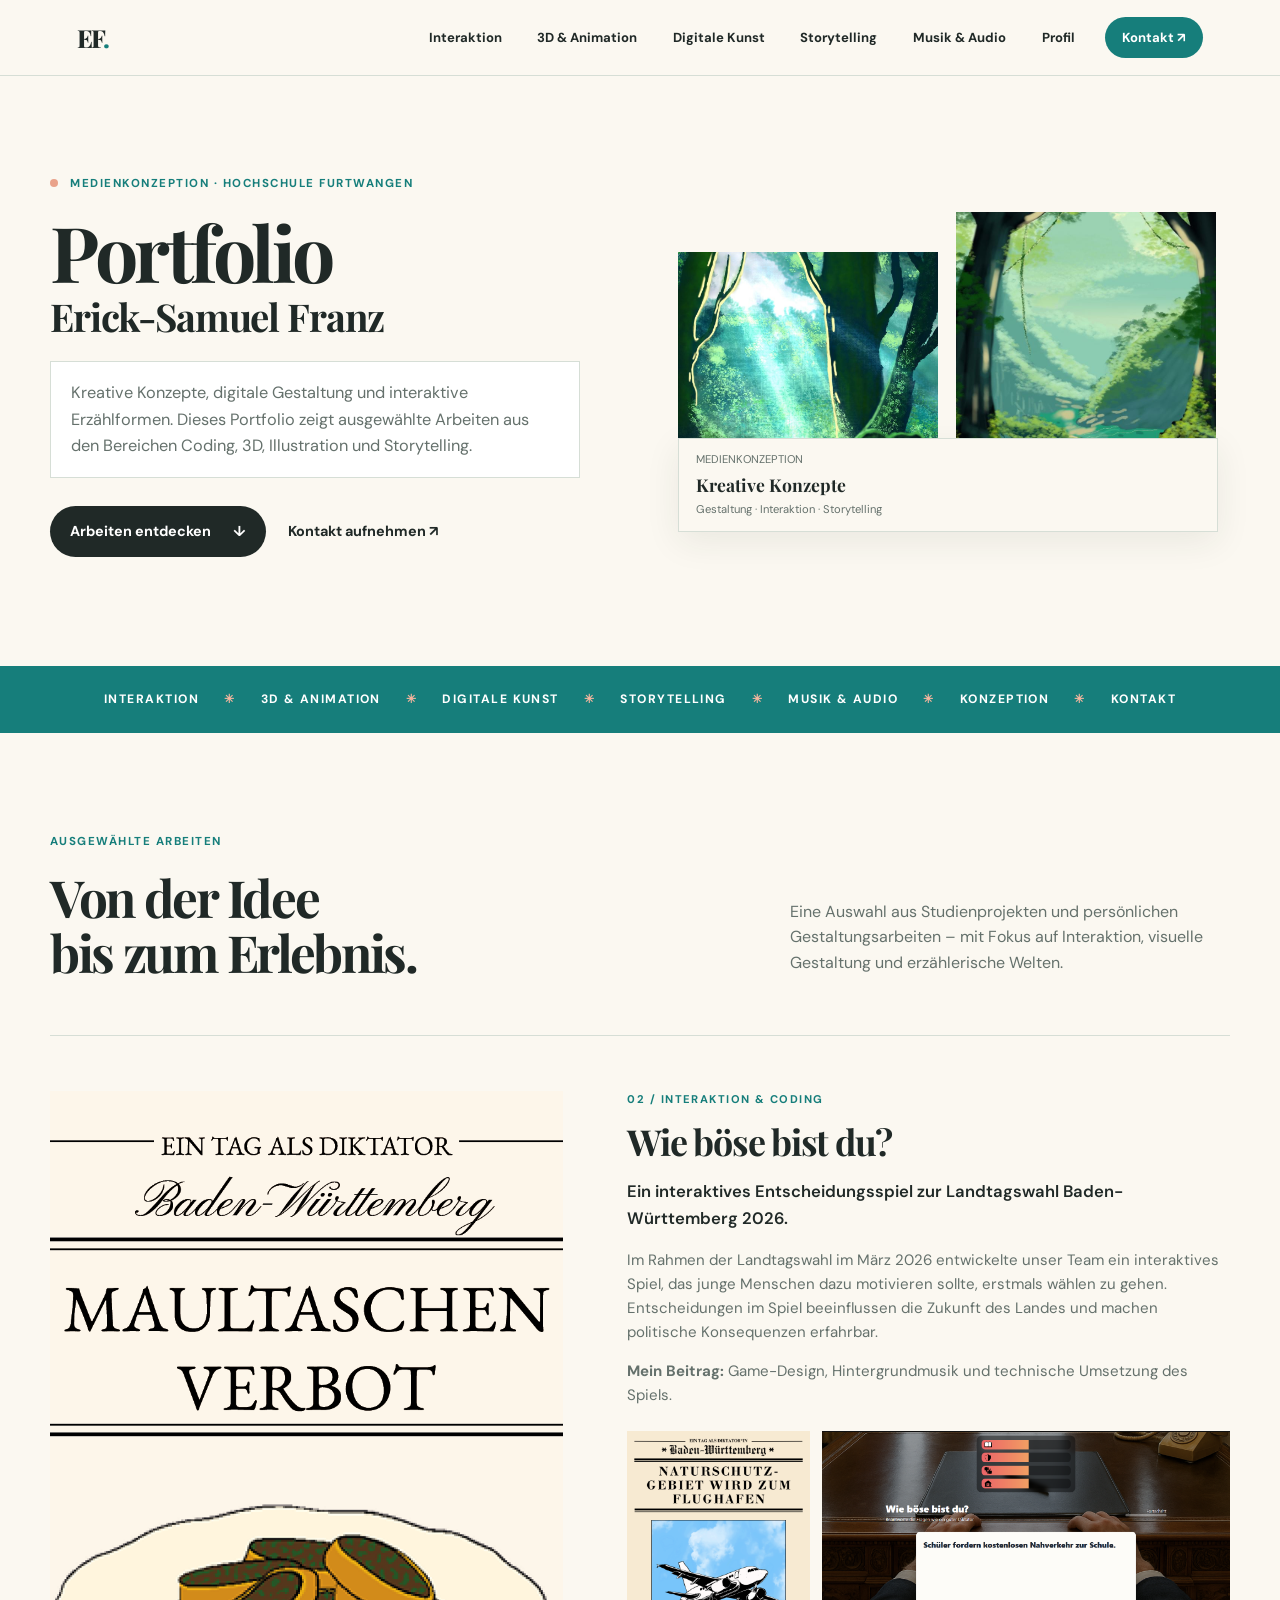
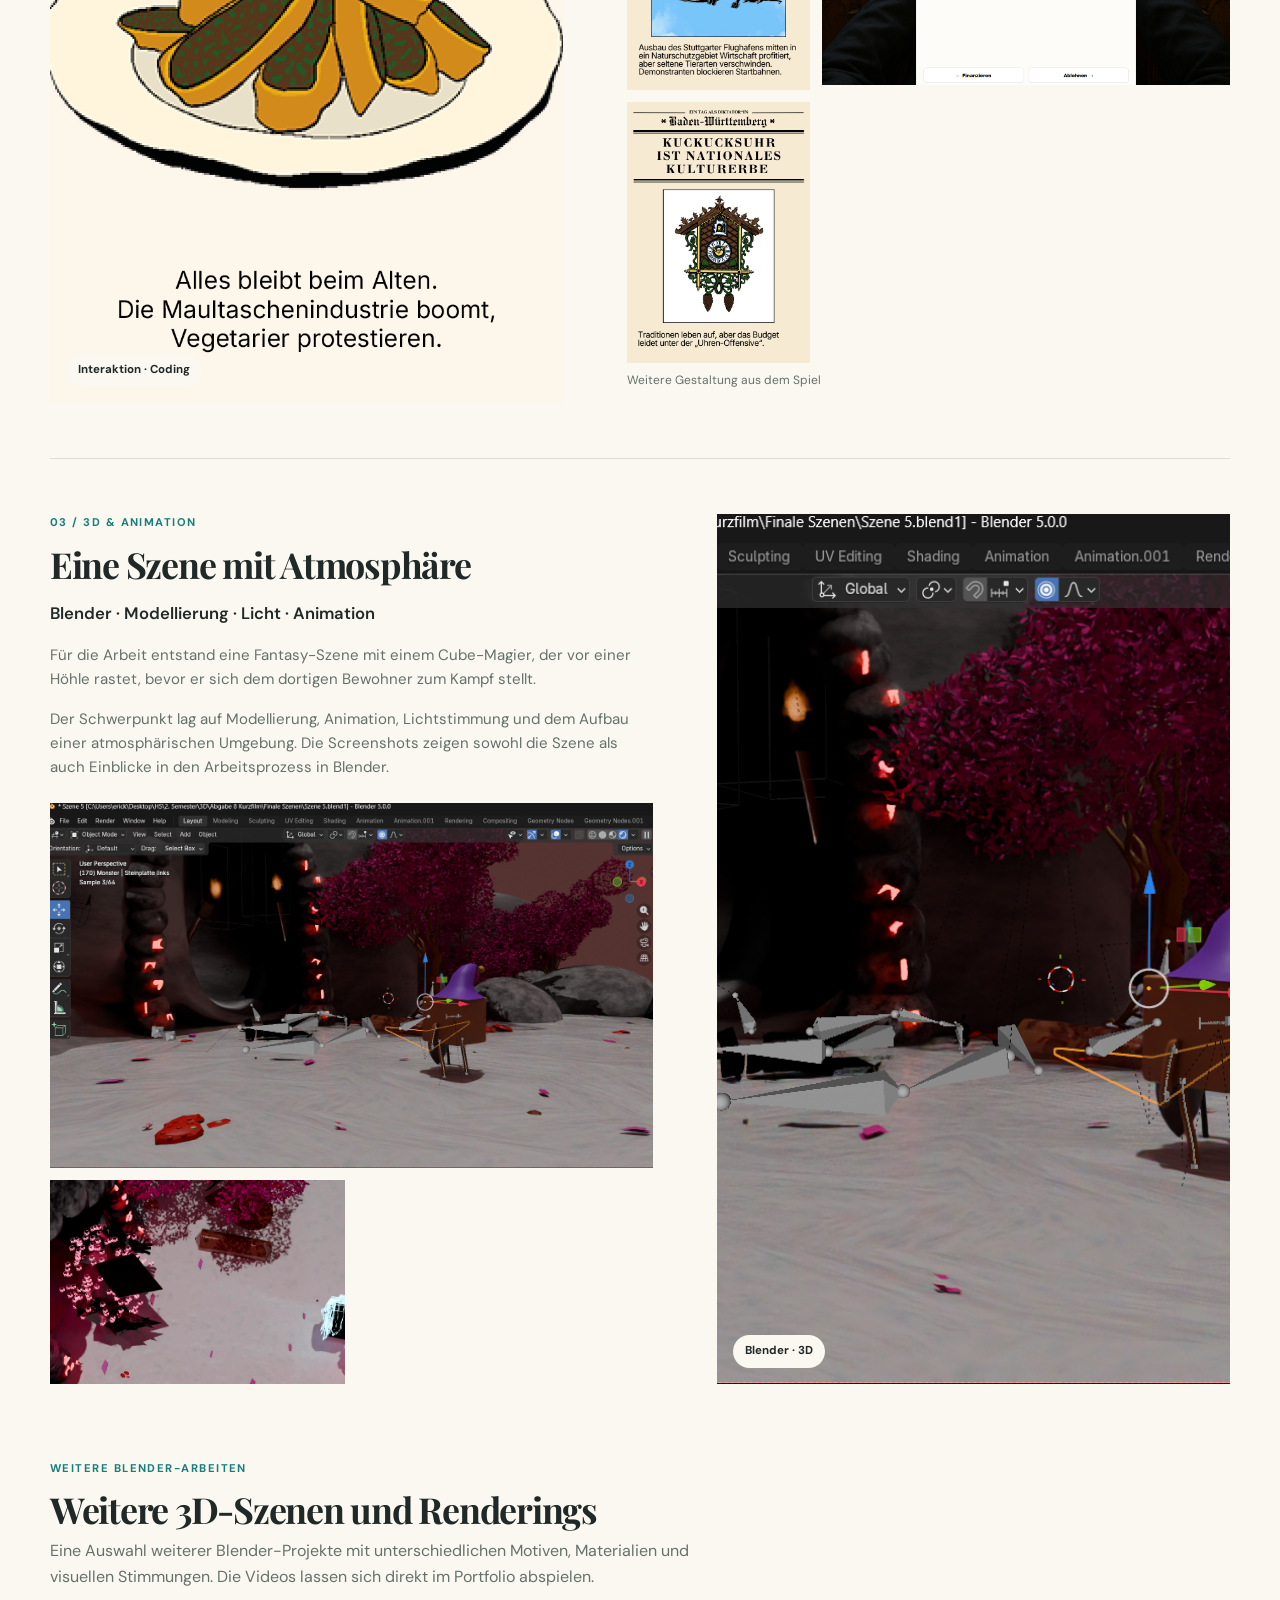
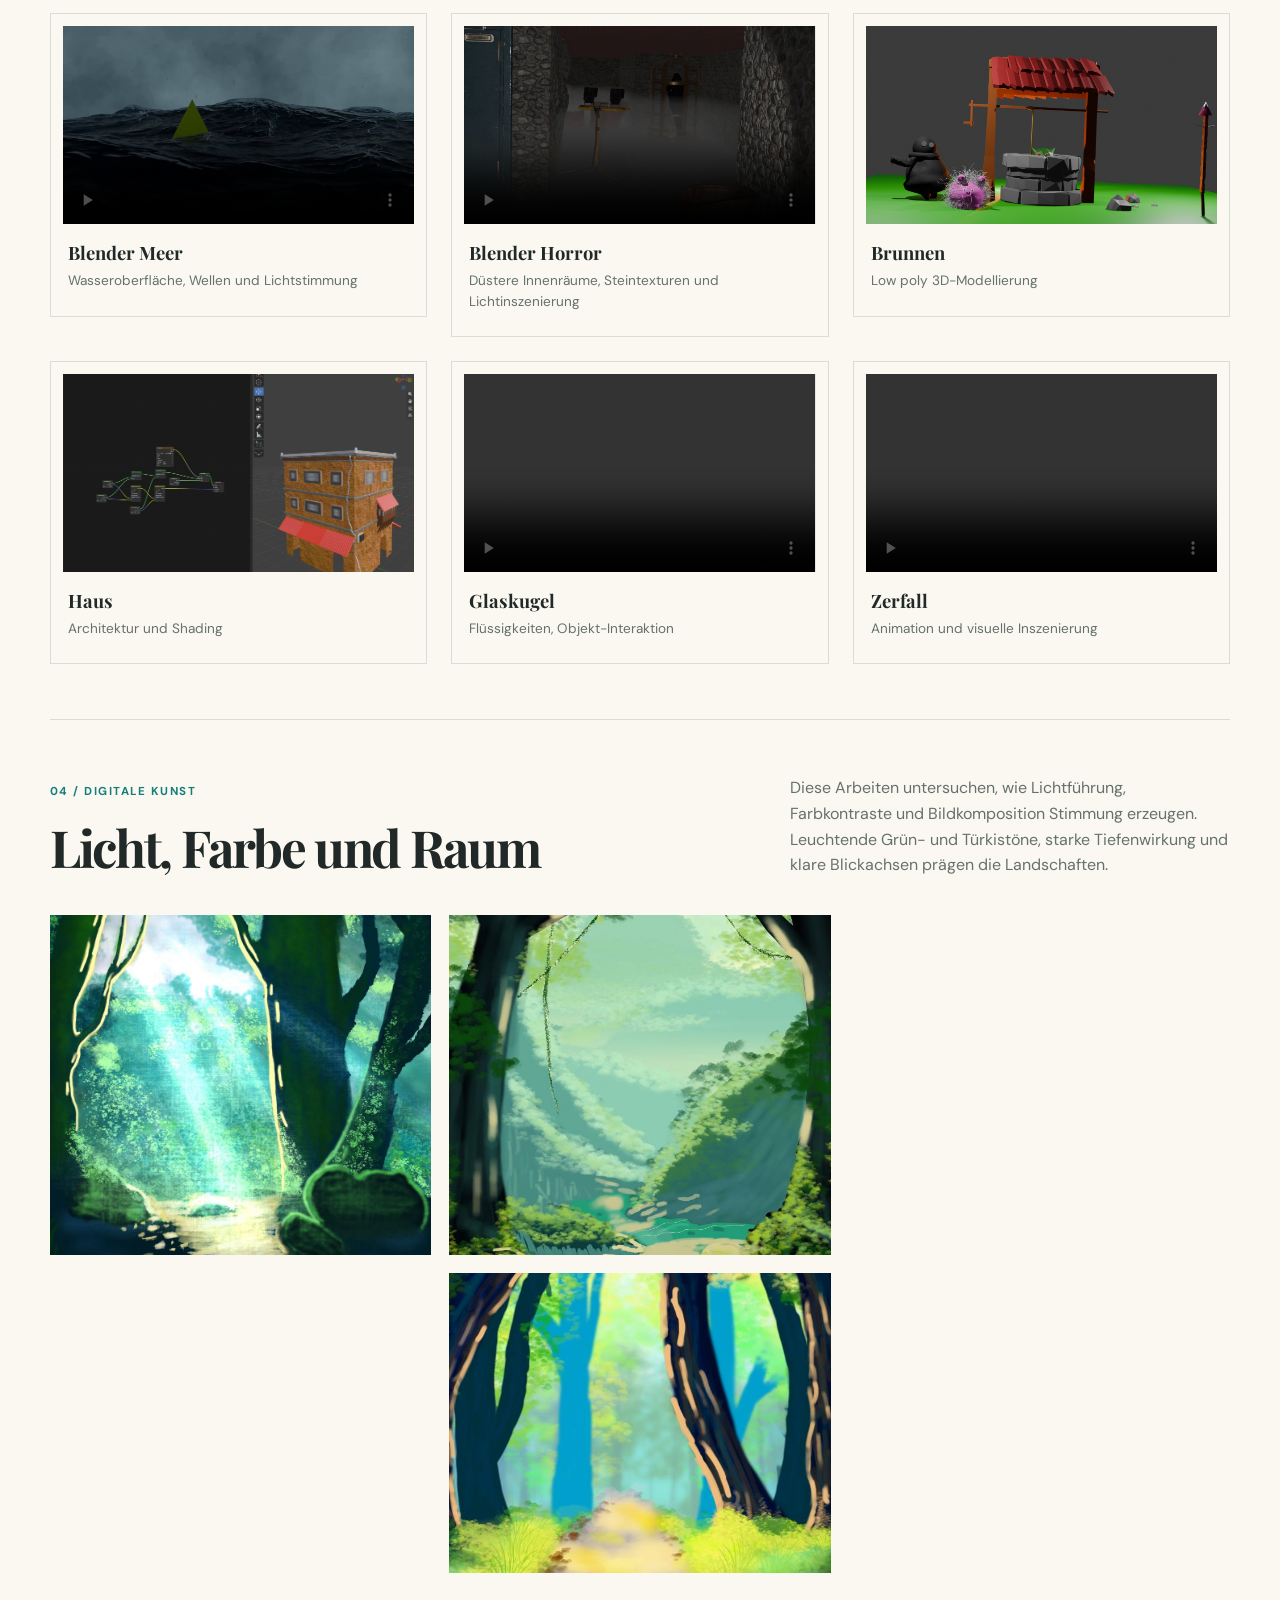
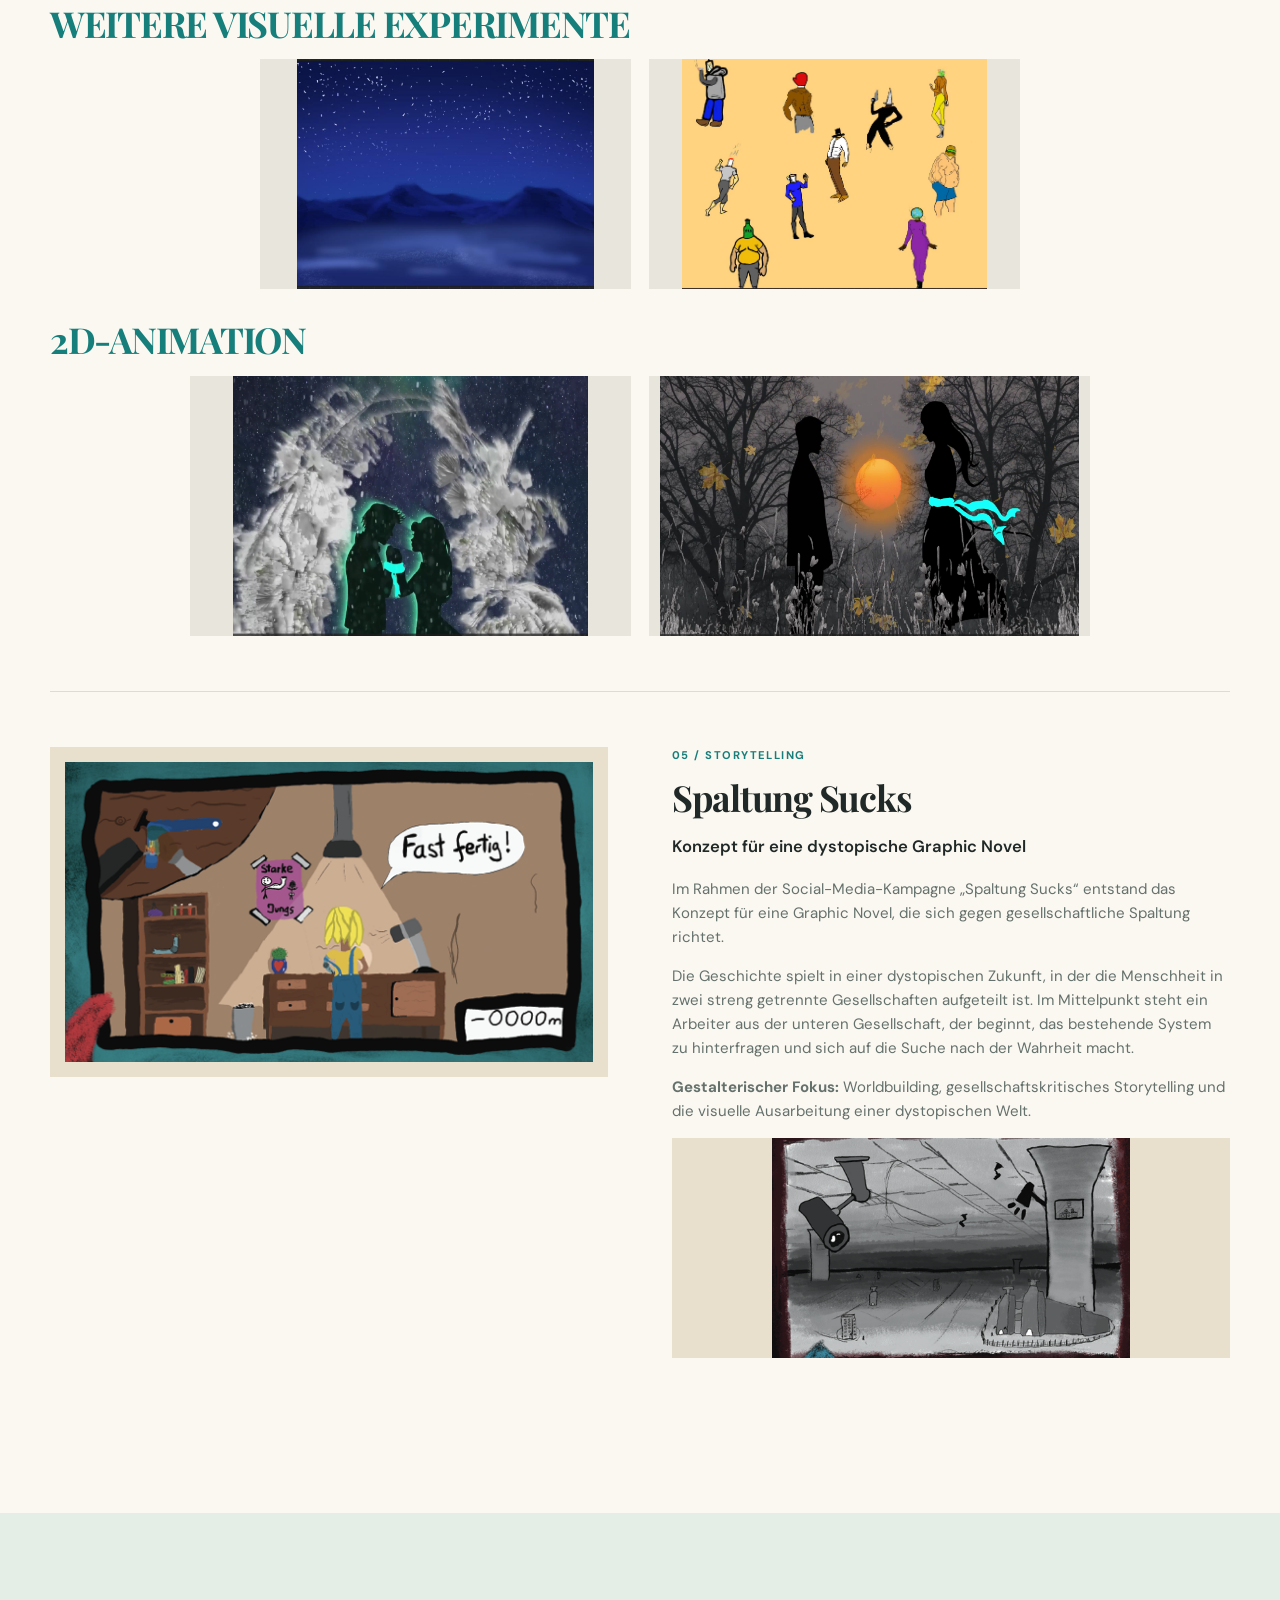
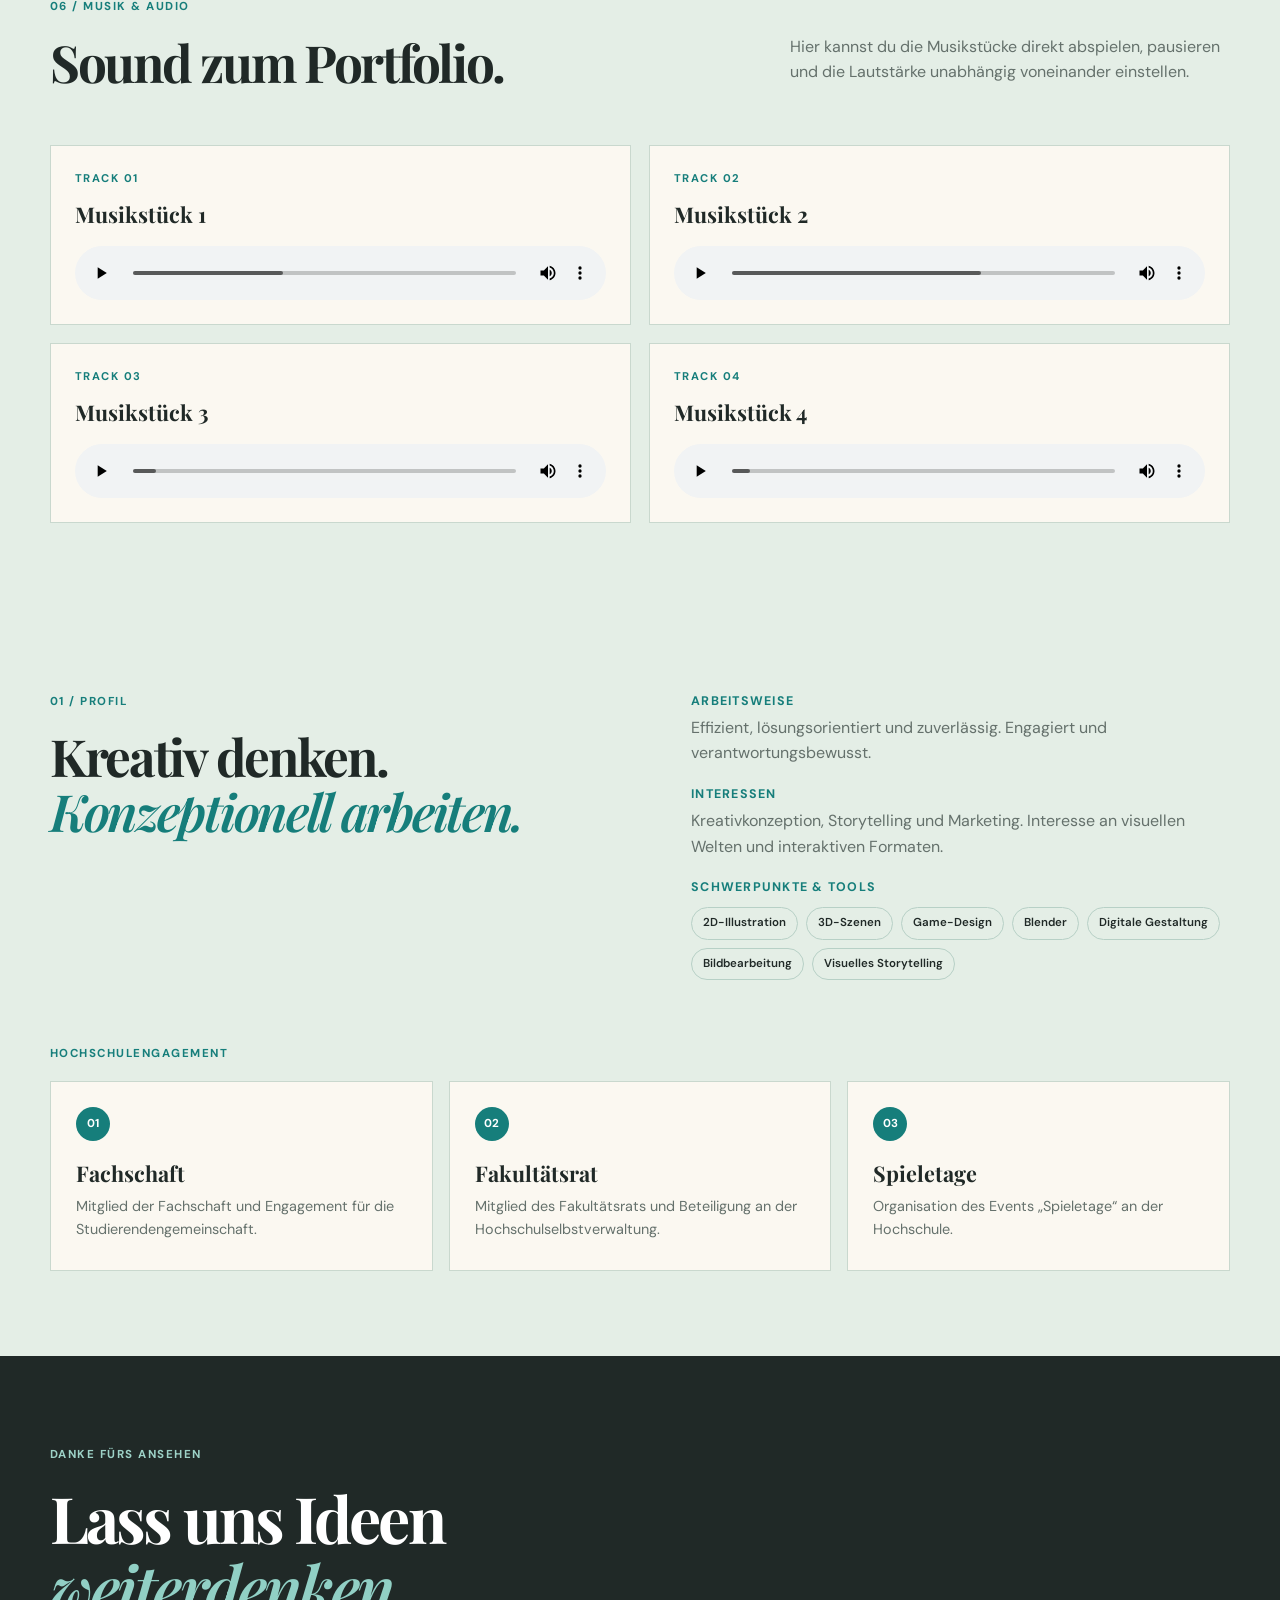
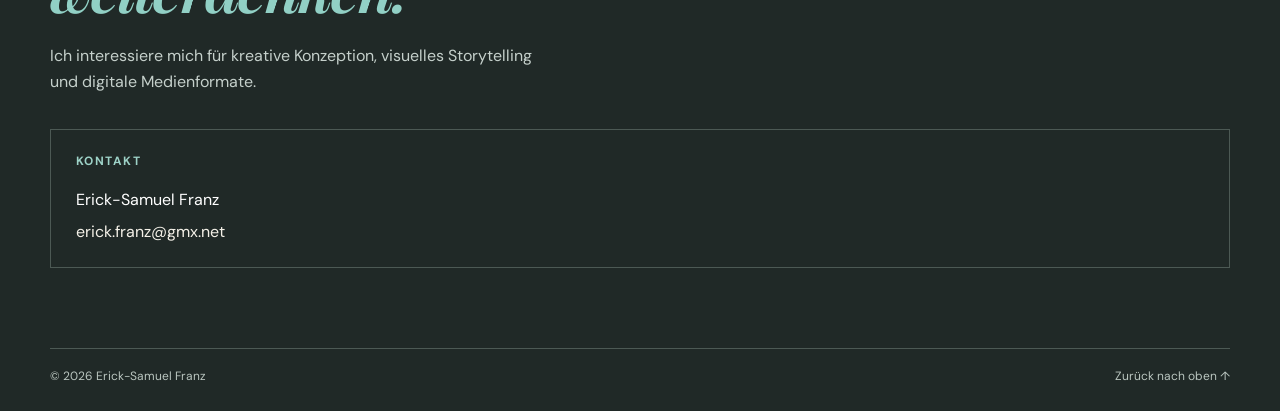
<file: index.html>
<!doctype html>

<html lang="de">

<head>

  <meta charset="utf-8">

  <meta name="viewport" content="width=device-width, initial-scale=1">

  <meta name="theme-color" content="#f2eadb">

  <meta name="description" content="Portfolio von Erick-Samuel Franz: Interaktion, 3D und Animation, digitale Kunst und Storytelling.">

  <title>Erick-Samuel Franz — Portfolio</title>

  <link rel="preconnect" href="https://fonts.googleapis.com">

  <link rel="preconnect" href="https://fonts.gstatic.com" crossorigin>

  <link href="https://fonts.googleapis.com/css2?family=DM+Sans:wght@400;500;600;700&family=Playfair+Display:wght@600;700;800&display=swap" rel="stylesheet">

  <link rel="stylesheet" href="style.css">

</head>

<body>

<header class="site-header">

  <a class="brand" href="#start" aria-label="Zur Startseite">EF<span>.</span></a>

  <button class="menu-toggle" aria-expanded="false" aria-controls="main-nav">Menü <span>☰</span></button>

  <nav id="main-nav" class="nav" aria-label="Hauptnavigation">

    <a href="#interaktion">Interaktion</a>

    <a href="#3d-animation">3D &amp; Animation</a>

    <a href="#digitale-kunst">Digitale Kunst</a>

    <a href="#storytelling">Storytelling</a>

    <a href="#musik">Musik &amp; Audio</a>

    <a href="#profil">Profil</a>

    <a href="#kontakt" class="nav-cta">Kontakt ↗</a>

  </nav>

</header>

<main>

  <section class="hero section-wrap" id="start">

    <div class="hero-copy">

      <p class="eyebrow"><span class="dot"></span> Medienkonzeption · Hochschule Furtwangen</p>

      <h1>Portfolio</h1>

      <h2 class="hero-name">Erick-Samuel Franz</h2>

      <p class="hero-text">Kreative Konzepte, digitale Gestaltung und interaktive Erzählformen. Dieses Portfolio zeigt ausgewählte Arbeiten aus den Bereichen Coding, 3D, Illustration und Storytelling.</p>

      <div class="hero-actions">

        <a class="button button-dark" href="#interaktion">Arbeiten entdecken <span>↓</span></a>

        <a class="text-link" href="#kontakt">Kontakt aufnehmen ↗</a>

      </div>

    </div>

    <div class="hero-art">

      <div class="hero-gallery">

        <img src="assets/landschaft-lichtwald.jpeg" alt="Digitale Landschaft: Lichtstrahlen im Wald">

        <img src="assets/landschaft-fluss.jpeg" alt="Digitale Landschaft: grüner Wald und Fluss">

      </div>

      <div class="hero-note"><span>MEDIENKONZEPTION</span><b>Kreative Konzepte</b><small>Gestaltung · Interaktion · Storytelling</small></div>

    </div>

  </section>



  <section class="ticker" aria-label="Direkt zu den Kapiteln">

    <div>

      <a href="#interaktion">INTERAKTION</a><span>✳</span>

      <a href="#3d-animation">3D &amp; ANIMATION</a><span>✳</span>

      <a href="#digitale-kunst">DIGITALE KUNST</a><span>✳</span>

      <a href="#storytelling">STORYTELLING</a><span>✳</span>

      <a href="#musik">MUSIK &amp; AUDIO</a><span>✳</span>

      <a href="#profil">KONZEPTION</a><span>✳</span>

      <a href="#kontakt">KONTAKT</a>

    </div>

  </section>



  <section class="section-wrap work-section">

    <div class="section-heading">

      <div><p class="eyebrow">Ausgewählte Arbeiten</p><h2>Von der Idee<br>bis zum Erlebnis.</h2></div>

      <p class="section-intro">Eine Auswahl aus Studienprojekten und persönlichen Gestaltungsarbeiten – mit Fokus auf Interaktion, visuelle Gestaltung und erzählerische Welten.</p>

    </div>



    <article class="project project-featured" id="interaktion">

      <div class="project-image image-dark">

        <img src="assets/maultaschen-verbot.png" alt="Hochkantiges Wahlplakat: Ein Tag als Diktator in Baden-Württemberg – Maultaschen Verbot" loading="lazy">

        <span class="image-tag">Interaktion · Coding</span>

      </div>

      <div class="project-copy">

        <p class="project-number">02 / INTERAKTION &amp; CODING</p>

        <h3>Wie böse bist du?</h3>

        <p class="project-lead">Ein interaktives Entscheidungsspiel zur Landtagswahl Baden-Württemberg 2026.</p>

        <p>Im Rahmen der Landtagswahl im März 2026 entwickelte unser Team ein interaktives Spiel, das junge Menschen dazu motivieren sollte, erstmals wählen zu gehen. Entscheidungen im Spiel beeinflussen die Zukunft des Landes und machen politische Konsequenzen erfahrbar.</p>

        <p><strong>Mein Beitrag:</strong> Game-Design, Hintergrundmusik und technische Umsetzung des Spiels.</p>

        <div class="project-gallery election-gallery">

          <div class="election-posters">

            <img src="assets/wahlspiel-karte-naturschutz.png" alt="Gestaltete Wahlspiel-Karte zum Naturschutzgebiet" loading="lazy">

            <img src="assets/wahlspiel-karte-kulturerbe.png" alt="Gestaltete Wahlspiel-Karte zur Kuckucksuhr als Kulturerbe" loading="lazy">

          </div>

          <img src="assets/wahlspiel-screenshot.png" alt="Spielszene mit der Frage und den Entscheidungsoptionen von Wie böse bist du?" loading="lazy">

        </div>

        <p class="caption">Weitere Gestaltung aus dem Spiel</p>

      </div>

    </article>



    <article class="project project-reverse" id="3d-animation">

      <div class="project-image">

        <img src="assets/blender-cube-magier.png" alt="Fantasy-Szene mit Cube-Magier in Blender" loading="lazy">

        <span class="image-tag">Blender · 3D</span>

      </div>

      <div class="project-copy">

        <p class="project-number">03 / 3D &amp; ANIMATION</p>

        <h3>Eine Szene mit Atmosphäre</h3>

        <p class="project-lead">Blender · Modellierung · Licht · Animation</p>

        <p>Für die Arbeit entstand eine Fantasy-Szene mit einem Cube-Magier, der vor einer Höhle rastet, bevor er sich dem dortigen Bewohner zum Kampf stellt.</p>

        <p>Der Schwerpunkt lag auf Modellierung, Animation, Lichtstimmung und dem Aufbau einer atmosphärischen Umgebung. Die Screenshots zeigen sowohl die Szene als auch Einblicke in den Arbeitsprozess in Blender.</p>

        <div class="project-gallery blender-gallery">

          <img src="assets/blender-szene-weitwinkel.png" alt="Weitwinkelansicht der Blender-Fantasy-Szene mit dem Cube-Magier" loading="lazy">

          <img src="assets/blender-szene-vogelperspektive.png" alt="Vogelperspektive der Blender-Szene" loading="lazy">

        </div>

        <figure class="cube-magier-related-image">

          <img src="assets/blender-szene-magier-detail.png" alt="Weitere Detailansicht aus der Cube-Magier-Szene" loading="lazy">

          <figcaption>Weitere Ansicht aus dem Cube-Magier-Projekt</figcaption>

        </figure>

      </div>



<div class="video-area">

  <div class="video-heading">

    <p class="project-number">WEITERE BLENDER-ARBEITEN</p>

    <h3>Weitere 3D-Szenen und Renderings</h3>

    <p>

      Eine Auswahl weiterer Blender-Projekte mit unterschiedlichen

      Motiven, Materialien und visuellen Stimmungen.

      Die Videos lassen sich direkt im Portfolio abspielen.

    </p>

  </div>



  <div class="media-grid">



    <figure class="media-card">
        <video controls preload="metadata" poster="assets/blender-meer-poster.jpg">
          <source src="assets/blender-meer.mp4" type="video/mp4">
          Dein Browser unterstützt dieses Video nicht.
        </video>
        <figcaption>
          <b>Blender Meer</b>
          <span>Wasseroberfläche, Wellen und Lichtstimmung</span>
        </figcaption>
      </figure>

      <figure class="media-card">
        <video controls preload="metadata" poster="assets/blender-horror-poster.jpg">
          <source src="assets/blender-horror.mp4" type="video/mp4">
          Dein Browser unterstützt dieses Video nicht.
        </video>
        <figcaption>
          <b>Blender Horror</b>
          <span>Düstere Innenräume, Steintexturen und Lichtinszenierung</span>
        </figcaption>
      </figure>



    <figure class="media-card">

      <img

        src="assets/Brunnen.jpeg"

        alt="3D-Rendering eines Brunnens"

        loading="lazy"

      >

      <figcaption>

        <b>Brunnen</b>

        <span>Low poly 3D-Modellierung</span>

      </figcaption>

    </figure>



    <figure class="media-card">

      <img

        src="assets/Haus%201.jpeg"

        alt="3D-Rendering eines Hauses"

        loading="lazy"

      >

      <figcaption>

        <b>Haus</b>

        <span>Architektur und Shading</span>

      </figcaption>

    </figure>



    <figure class="media-card">

      <video controls preload="metadata">

        <source src="assets/Glaskugel.mp4" type="video/mp4">

        Dein Browser unterstützt dieses Video nicht.

      </video>

      <figcaption>

        <b>Glaskugel</b>

        <span>Flüssigkeiten, Objekt-Interaktion</span>

      </figcaption>
  
    </figure>



    <figure class="media-card">

      <video controls preload="metadata">

        <source src="assets/Zerfall.mp4" type="video/mp4">

        Dein Browser unterstützt dieses Video nicht.

      </video>

      <figcaption>

        <b>Zerfall</b>

        <span>Animation und visuelle Inszenierung</span>

      </figcaption>

    </figure>



  </div>

</div>



    </article>



    <article class="project art-project" id="digitale-kunst">

      <div class="section-heading compact-heading">

        <div><p class="eyebrow">04 / Digitale Kunst</p><h2>Licht, Farbe und Raum</h2></div>

        <p class="section-intro">Diese Arbeiten untersuchen, wie Lichtführung, Farbkontraste und Bildkomposition Stimmung erzeugen. Leuchtende Grün- und Türkistöne, starke Tiefenwirkung und klare Blickachsen prägen die Landschaften.</p>

      </div>

      <div class="art-mosaic">

        <img class="art-tall" src="assets/zeichnen-01-lichtwald.jpeg" alt="Lichtstrahlen in einer grünen Waldlandschaft" loading="lazy">

        <img class="art-tall" src="assets/zeichnen-02-fluss.jpeg" alt="Stilisierter Wald mit Fluss und grünen Hügeln" loading="lazy">

        <img class="art-centered" src="assets/zeichnen-03-lichtweg.jpeg" alt="Leuchtender Weg zwischen Bäumen" loading="lazy">

      </div>

      <h3 class="sub-gallery-title">Weitere visuelle Experimente</h3>

      <div class="experiments-gallery">

        <img src="assets/zeichnen-04-nachtlandschaft.jpeg" alt="Blaue nächtliche Landschaft" loading="lazy">

        <img src="assets/zeichnen-05-figurenstudie.jpeg" alt="Sammlung stilisierter Figuren" loading="lazy">

      </div>

      <h3 class="sub-gallery-title">2D-Animation</h3>

      <div class="animation-gallery">

        <img src="assets/2d-animation-01.png" alt="2D-Animationsszene mit zwei Figuren in einer winterlichen Umgebung" loading="lazy">

        <img src="assets/2d-animation-02.png" alt="2D-Animationsszene mit Silhouetten im Wald" loading="lazy">

      </div>

    </article>



    <article class="project story-project" id="storytelling">

      <div class="story-image"><img src="assets/spaltung-sucks-dystopie.png" alt="Dystopische Welt aus dem Konzept Spaltung Sucks" loading="lazy"></div>

      <div class="project-copy">

        <p class="project-number">05 / STORYTELLING</p>

        <h3>Spaltung Sucks</h3>

        <p class="project-lead">Konzept für eine dystopische Graphic Novel</p>

        <p>Im Rahmen der Social-Media-Kampagne „Spaltung Sucks“ entstand das Konzept für eine Graphic Novel, die sich gegen gesellschaftliche Spaltung richtet.</p>

        <p>Die Geschichte spielt in einer dystopischen Zukunft, in der die Menschheit in zwei streng getrennte Gesellschaften aufgeteilt ist. Im Mittelpunkt steht ein Arbeiter aus der unteren Gesellschaft, der beginnt, das bestehende System zu hinterfragen und sich auf die Suche nach der Wahrheit macht.</p>

        <p><strong>Gestalterischer Fokus:</strong> Worldbuilding, gesellschaftskritisches Storytelling und die visuelle Ausarbeitung einer dystopischen Welt.</p>

        <img class="story-detail" src="assets/spaltung-sucks-comicpanel.png" alt="Comicpanel aus dem Konzept Spaltung Sucks" loading="lazy">

      </div>

    </article>

  </section>



  <section class="music-section" id="musik">

    <div class="section-wrap">

      <div class="section-heading">

        <div><p class="eyebrow">06 / Musik &amp; Audio</p><h2>Sound zum Portfolio.</h2></div>

        <p class="section-intro">Hier kannst du die Musikstücke direkt abspielen, pausieren und die Lautstärke unabhängig voneinander einstellen.</p>

      </div>

      <div class="music-grid">

        <article class="music-card">

          <p class="project-number">TRACK 01</p><h3>Musikstück 1</h3>

          <audio controls preload="metadata">

            <source src="assets/lied-01.mpeg" type="audio/mpeg">

            Dein Browser unterstützt dieses Audioformat nicht.

          </audio>

        </article>

        <article class="music-card">

          <p class="project-number">TRACK 02</p><h3>Musikstück 2</h3>

          <audio controls preload="metadata">

            <source src="assets/lied-02.mp3" type="audio/mpeg">

            Dein Browser unterstützt dieses Audioformat nicht.

          </audio>

        </article>

        <article class="music-card">

          <p class="project-number">TRACK 03</p><h3>Musikstück 3</h3>

          <audio controls preload="metadata">

            <source src="assets/lied-03.mp3" type="audio/mpeg">

            Dein Browser unterstützt dieses Audioformat nicht.

          </audio>

        </article>

        <article class="music-card">

          <p class="project-number">TRACK 04</p><h3>Musikstück 4</h3>

          <audio controls preload="metadata">

            <source src="assets/lied-04.wav" type="audio/wav">

            Dein Browser unterstützt dieses Audioformat nicht.

          </audio>

        </article>

      </div>

    </div>

  </section>



  <section class="profile-band" id="profil">

    <div class="section-wrap profile-inner">

      <div><p class="eyebrow">01 / Profil</p><h2>Kreativ denken.<br><em>Konzeptionell arbeiten.</em></h2></div>

      <div class="profile-text">

        <h3>Arbeitsweise</h3><p>Effizient, lösungsorientiert und zuverlässig. Engagiert und verantwortungsbewusst.</p>

        <h3>Interessen</h3><p>Kreativkonzeption, Storytelling und Marketing. Interesse an visuellen Welten und interaktiven Formaten.</p>

        <h3>Schwerpunkte &amp; Tools</h3><div class="skill-list"><span>2D-Illustration</span><span>3D-Szenen</span><span>Game-Design</span><span>Blender</span><span>Digitale Gestaltung</span><span>Bildbearbeitung</span><span>Visuelles Storytelling</span></div>

      </div>

    </div>

    <div class="section-wrap engagement" id="engagement">

      <p class="eyebrow">Hochschulengagement</p>

      <div class="engagement-grid">

        <article><span class="eng-icon">01</span><h3>Fachschaft</h3><p>Mitglied der Fachschaft und Engagement für die Studierendengemeinschaft.</p></article>

        <article><span class="eng-icon">02</span><h3>Fakultätsrat</h3><p>Mitglied des Fakultätsrats und Beteiligung an der Hochschulselbstverwaltung.</p></article>

        <article><span class="eng-icon">03</span><h3>Spieletage</h3><p>Organisation des Events „Spieletage“ an der Hochschule.</p></article>

      </div>

    </div>

  </section>



  <section class="contact-section" id="kontakt">

    <div class="section-wrap contact-inner">

      <p class="eyebrow">Danke fürs Ansehen</p>

      <h2>Lass uns Ideen<br><em>weiterdenken.</em></h2>

      <p>Ich interessiere mich für kreative Konzeption, visuelles Storytelling und digitale Medienformate.</p>

      <div class="contact-grid">

        <div><h3>Kontakt</h3><p>Erick-Samuel Franz</p><a href="mailto:erick.franz@gmx.net">erick.franz@gmx.net</a></div>

      
      </div>

      <div class="contact-footer"><span>© <span id="year"></span> Erick-Samuel Franz</span><a href="#start">Zurück nach oben ↑</a></div>

    </div>

  </section>

</main>

<script src="script.js"></script>

</body>

</html>
</file>
<file: style.css>
/*

  Portfolio Erick-Samuel Franz

  Struktur:

  1. Designvariablen und globale Regeln

  2. Header, Navigation und Hero

  3. Projektbereiche und Galerien

  4. Videos und digitale Kunst

  5. Musik, Storytelling und Profil

  6. Kontakt

  7. Responsive Layouts und Barrierefreiheit

*/



/* 1. Designvariablen */

:root {

    --paper: #f3ebdc;

    --paper-light: #fbf8f1;

    --ink: #202927;

    --muted: #65716c;

    --teal: #167e7b;

    --teal-dark: #0e5c5a;

    --line: #d6ded6;

    --coral: #e9a28a;

    --serif: "Playfair Display",Georgia,serif;

    --sans: "DM Sans",Arial,sans-serif;

}



* {

    box-sizing: border-box;

}



html {

    scroll-behavior: smooth;

    scroll-padding-top: 95px;

}



body {

    margin: 0;

    background: var(--paper-light);

    color: var(--ink);

    font-family: var(--sans);

    line-height: 1.6;

}



img,video {

    display: block;

    max-width: 100%;

}



img {

    height: auto;

}



a {

    color: inherit;

}



/* 2. Header und Navigation */

.site-header {

    min-height: 76px;

    padding: 0 clamp(22px,6vw,90px);

    display: flex;

    align-items: center;

    justify-content: space-between;

    background: rgba(251,248,241,.96);

    border-bottom: 1px solid var(--line);

    position: sticky;

    top: 0;

    z-index: 20;

    backdrop-filter: blur(14px);

}



.brand {

    font: 800 1.55rem var(--serif);

    text-decoration: none;

    letter-spacing: -2px;

}



.brand span {

    color: var(--teal);

}



.nav {

    display: flex;

    gap: clamp(12px,2vw,27px);

    align-items: center;

}



.nav a {

    text-decoration: none;

    font-size: .82rem;

    font-weight: 700;

    padding: 8px 5px;

    display: inline-block;

}



.nav a:hover,.text-link:hover {

    color: var(--teal);

}



.nav .nav-cta {

    background: var(--teal);

    color: white;

    padding: 10px 17px;

    border-radius: 999px;

}



.menu-toggle {

    display: none;

    border: 0;

    background: transparent;

    color: var(--ink);

    font: 600 1rem var(--sans);

}



.section-wrap {

    width: min(1180px,calc(100% - 48px));

    margin-inline: auto;

}



/* 3. Startbereich */

.hero {

    min-height: 590px;

    display: grid;

    grid-template-columns: 1fr 1fr;

    gap: 6vw;

    align-items: center;

    padding-top: 65px;

    padding-bottom: 75px;

}



.eyebrow {

    color: var(--teal);

    text-transform: uppercase;

    letter-spacing: .13em;

    font-size: .72rem;

    font-weight: 700;

    margin: 0 0 18px;

}



.dot {

    display: inline-block;

    width: 8px;

    height: 8px;

    background: var(--coral);

    border-radius: 50%;

    margin-right: 8px;

}



h1,h2,h3,p {

    margin-top: 0;

}



h1,h2 {

    font-family: var(--serif);

    letter-spacing: -.045em;

}



h1 {

    font-size: clamp(3.2rem,6vw,5.4rem);

    line-height: 1.02;

    margin-bottom: 6px;

}



.hero-name {

    font-size: clamp(1.7rem,3vw,2.4rem);

    margin: 0 0 24px;

    letter-spacing: -.03em;

}



.hero-text {

    max-width: 530px;

    color: var(--muted);

    font-size: 1.02rem;

    background: white;

    border: 1px solid var(--line);

    padding: 18px 20px;

}



.hero-actions {

    display: flex;

    flex-wrap: wrap;

    gap: 22px;

    align-items: center;

    margin-top: 28px;

}



.button {

    display: inline-flex;

    align-items: center;

    gap: 22px;

    border-radius: 999px;

    padding: 14px 20px;

    text-decoration: none;

    font-weight: 700;

    font-size: .9rem;

    transition: transform .2s ease,background .2s ease;

}



.button:hover {

    transform: translateY(-2px);

}



.button-dark {

    background: var(--ink);

    color: white;

}



.button-dark:hover {

    background: var(--teal-dark);

}



.text-link {

    font-size: .9rem;

    font-weight: 700;

    text-decoration: none;

}



.hero-art {

    position: relative;

    padding: 12px 14px 35px 0;

}



.hero-gallery {

    display: grid;

    grid-template-columns: 1fr 1fr;

    gap: 18px;

    align-items: center;

}



.hero-gallery img {

    width: 100%;

    height: 245px;

    object-fit: cover;

}



.hero-gallery img:first-child {

    margin-top: 40px;

}



.hero-gallery img:last-child {

    margin-bottom: 40px;

}



.hero-note {

    position: absolute;

    left: 0;

    right: 12px;

    bottom: 0;

    background: var(--paper-light);

    border: 1px solid var(--line);

    padding: 12px 17px;

    display: grid;

    gap: 2px;

    box-shadow: 0 10px 35px #20302a14;

}



.hero-note span,.hero-note small {

    color: var(--muted);

    font-size: .7rem;

}



.hero-note b {

    font-family: var(--serif);

    font-size: 1.1rem;

}



.ticker {

    background: var(--teal);

    color: white;

    overflow-x: auto;

    padding: 16px 0;

    white-space: nowrap;

    font-size: .76rem;

    font-weight: 700;

    letter-spacing: .12em;

}



.ticker div {

    text-align: center;

    min-width: max-content;

    display: flex;

    align-items: center;

    justify-content: center;

    gap: 8px;

    padding: 0 22px;

}



.ticker a {

    display: inline-block;

    color: white;

    text-decoration: none;

    padding: 7px 12px;

    border: 1px solid transparent;

    border-radius: 999px;

    cursor: pointer;

    transition: background .2s,border-color .2s,color .2s;

}



.ticker a:hover,.ticker a:focus-visible {

    border-color: #f4b59e;

    background: #0e5c5a;

    color: #fff;

    outline: none;

}



.ticker a:focus-visible {

    outline: 2px solid #f4b59e;

    outline-offset: 3px;

}



.ticker span {

    color: #f4b59e;

    padding: 0 4px;

    pointer-events: none;

}



/* 4. Projektübersicht und Kapitel */

.work-section {

    padding-top: 100px;

    padding-bottom: 100px;

}



.section-heading {

    display: flex;

    justify-content: space-between;

    align-items: end;

    gap: 50px;

    margin-bottom: 55px;

}



h2 {

    font-size: clamp(2.4rem,4vw,3.9rem);

    line-height: 1.08;

    margin-bottom: 0;

}



h2 em {

    color: var(--teal);

    font-weight: 600;

}



.section-intro {

    max-width: 440px;

    color: var(--muted);

    margin-bottom: 5px;

}



.project {

    display: grid;

    grid-template-columns: .92fr 1.08fr;

    gap: clamp(30px,5vw,70px);

    align-items: center;

    padding: 55px 0;

    border-top: 1px solid var(--line);

    scroll-margin-top: 100px;

}



.project-reverse {

    grid-template-columns: 1.08fr .92fr;

}



.project-reverse>.project-copy {

    grid-column: 1;

    grid-row: 1;

}



.project-reverse>.project-image {

    grid-column: 2;

    grid-row: 1;

}



.project-reverse>.video-area {

    grid-row: 2;

}



.project-image {

    position: relative;

    background: #d8ded6;

    overflow: hidden;

    align-self: stretch;

    min-height: 300px;

}



.project-image img {

    width: 100%;

    height: 100%;

    min-height: 300px;

    object-fit: cover;

}



.image-dark {

    background: #252b2b;

}



.image-tag {

    position: absolute;

    bottom: 16px;

    left: 16px;

    background: var(--paper-light);

    color: var(--ink);

    padding: 7px 12px;

    border-radius: 99px;

    font-size: .72rem;

    font-weight: 700;

}



.project-number {

    color: var(--teal);

    font-size: .7rem;

    font-weight: 700;

    letter-spacing: .13em;

    margin-bottom: 12px;

}



.project h3 {

    font: 700 clamp(1.8rem,2.8vw,2.6rem)/1.13 var(--serif);

    letter-spacing: -.035em;

    margin-bottom: 16px;

}



.project-copy>p:not(.project-number):not(.caption) {

    color: var(--muted);

    font-size: .94rem;

}



.project-lead {

    color: var(--ink) !important;

    font-weight: 600;

    font-size: 1.04rem !important;

}



.project-gallery {

    display: grid;

    gap: 12px;

    margin-top: 24px;

}



.election-gallery {

    grid-template-columns: .62fr 1.38fr;

    align-items: start;

}



.election-posters {

    display: grid;

    gap: 12px;

}



.election-posters img {

    display: block;

    width: 100%;

    max-width: 280px;

    height: auto;

    max-height: none;

    object-fit: contain;

    object-position: top;

    background: #f7ebd4;

    margin-inline: auto;

}



.election-gallery > img {

    width: 100%;

    height: auto;

    aspect-ratio: auto;

    object-fit: contain;

    object-position: center;

    background: #f7ebd4;

}



.blender-gallery {

    grid-template-columns: 1fr 1fr;

}



.blender-gallery img {

    width: 100%;

    aspect-ratio: 1.45;

    object-fit: cover;

}



.blender-gallery img:first-child {

    grid-column: 1/-1;

    aspect-ratio: 1.65;

}



.caption {

    color: var(--muted);

    font-size: .75rem;

    margin-top: 8px;

}



/* 5. Videos */

.video-area {

    grid-column: 1/-1;

    padding-top: 12px;

}



.video-heading {

    max-width: 700px;

    margin-bottom: 24px;

}



.video-heading h3 {

    margin-bottom: 8px;

}



.video-heading p:last-child {

    color: var(--muted);

}



.video-grid {

    display: grid;

    grid-template-columns: 1fr 1fr;

    gap: 22px;

}



.video-grid figure {

    margin: 0;

    background: #e8e5dc;

    padding: 10px;

}



.video-grid video {

    width: 100%;

    aspect-ratio: 16/9;

    object-fit: cover;

    background: #1b2224;

}



.video-grid figcaption {

    display: grid;

    gap: 2px;

    padding: 12px 7px 5px;

}



.video-grid figcaption b {

    font-family: var(--serif);

    font-size: 1.15rem;

}



.video-grid figcaption span {

    color: var(--muted);

    font-size: .8rem;

}



/* 6. Digitale Kunst und Animation */

.art-project {

    display: block;

}



.compact-heading {

    align-items: center;

    margin-bottom: 32px;

}



.compact-heading h2 {

    margin-bottom: 0;

}



.art-mosaic {

    display: grid;

    grid-template-columns: 1fr 1fr 1fr;

    gap: 18px;

    align-items: start;

}



.art-mosaic img {

    width: 100%;

    height: 340px;

    object-fit: cover;

    background: #e0e4dc;

}



.art-mosaic .art-centered {

    grid-column: 2;

    grid-row: 2;

    height: 300px;

}



.sub-gallery-title {

    font: 700 1rem var(--sans);

    color: var(--teal);

    text-transform: uppercase;

    letter-spacing: .1em;

    margin: 30px 0 14px;

}



.experiments-gallery {

    display: grid;

    grid-template-columns: 1fr 1fr;

    gap: 18px;

    max-width: 760px;

    margin-inline: auto;

}



.experiments-gallery img {

    width: 100%;

    height: 230px;

    object-fit: contain;

    background: #e8e5dc;

}



.animation-gallery {

    display: grid;

    grid-template-columns: 1fr 1fr;

    gap: 18px;

    max-width: 900px;

    margin-inline: auto;

}



.animation-gallery img {

    width: 100%;

    height: 260px;

    object-fit: contain;

    background: #e8e5dc;

}



/* 7. Musikplayer */

.music-section {

    background: #e4eee6;

    padding: 85px 0;

}



.music-grid {

    display: grid;

    grid-template-columns: 1fr 1fr;

    gap: 18px;

}



.music-card {

    background: #fbf8f1;

    border: 1px solid #c9d8ce;

    padding: 24px;

}



.music-card h3 {

    font: 700 1.35rem var(--serif);

    margin: 5px 0 18px;

}



.music-card audio {

    display: block;

    width: 100%;

    margin-top: 10px;

}



.music-note {

    color: var(--muted);

    font-size: .85rem;

    margin-top: 16px;

}



/* 8. Storytelling */

.story-project {

    grid-template-columns: 1fr 1fr;

}



.story-image {

    background: #e8dfcd;

    padding: 15px;

    align-self: start;

}



.story-image img {

    width: 100%;

    max-height: 390px;

    object-fit: contain;

}



.story-detail {

    width: 100%;

    max-height: 220px;

    object-fit: contain;

    margin-top: 15px;

    background: #e8dfcd;

}



/* 9. Profil und Hochschulengagement */

.profile-band {

    background: #e4eee6;

    padding: 85px 0;

}



.profile-inner {

    display: grid;

    grid-template-columns: 1fr 1fr;

    gap: 8vw;

    align-items: start;

}



.profile-text {

    color: var(--muted);

}



.profile-text h3 {

    color: var(--teal);

    font: 700 .78rem var(--sans);

    letter-spacing: .1em;

    text-transform: uppercase;

    margin: 0 0 6px;

}



.profile-text p {

    margin-bottom: 20px;

}



.skill-list {

    display: flex;

    flex-wrap: wrap;

    gap: 8px;

    margin-top: 12px;

}



.skill-list span {

    border: 1px solid #b7d0c6;

    border-radius: 99px;

    padding: 6px 11px;

    font-size: .72rem;

    font-weight: 600;

    color: var(--ink);

}



.engagement {

    padding-top: 65px;

}



.engagement-grid {

    display: grid;

    grid-template-columns: repeat(3,1fr);

    gap: 16px;

}



.engagement-grid article {

    border: 1px solid #c9d8ce;

    background: #fbf8f1;

    padding: 25px;

    min-height: 190px;

}



.eng-icon {

    display: inline-grid;

    place-items: center;

    width: 34px;

    height: 34px;

    border-radius: 50%;

    background: var(--teal);

    color: white;

    font-size: .72rem;

    font-weight: 700;

    margin-bottom: 18px;

}



.engagement-grid h3 {

    font: 700 1.35rem var(--serif);

    margin-bottom: 8px;

}



.engagement-grid p {

    color: var(--muted);

    font-size: .9rem;

    margin-bottom: 0;

}



/* 10. Kontaktbereich */

.contact-section {

    background: var(--ink);

    color: white;

    padding: 90px 0 25px;

}



.contact-section .eyebrow {

    color: #9dd2c7;

}



.contact-section h2 {

    font-size: clamp(2.7rem,5vw,4.8rem);

    margin-bottom: 22px;

}



.contact-section h2 em {

    color: #91d0c5;

}



.contact-inner>p:not(.eyebrow) {

    color: #c5d0cb;

    max-width: 500px;

}



.contact-grid {

    display: grid;

    grid-template-columns: 1fr 1fr;

    gap: 0;

    margin-top: 35px;

    border: 1px solid #4c5954;

}



.contact-grid>div {

    padding: 22px 25px;

    display: flex;

    flex-direction: column;

    align-items: flex-start;

    gap: 6px;

}



.contact-grid>div+div {

    border-left: 1px solid #4c5954;

}



.contact-grid h3 {

    color: #9dd2c7;

    font-size: .75rem;

    letter-spacing: .12em;

    text-transform: uppercase;

    margin-bottom: 10px;

}



.contact-grid p {

    margin: 0;

}



.contact-grid a {

    color: #f4f1e8;

    text-decoration: none;

}



.contact-grid a:hover {

    text-decoration: underline;

    color: #91d0c5;

}



.contact-footer {

    border-top: 1px solid #4c5954;

    margin-top: 80px;

    padding-top: 18px;

    display: flex;

    justify-content: space-between;

    color: #bac6c0;

    font-size: .75rem;

}



.contact-footer a {

    text-decoration: none;

}



@media (max-width:850px) {
    .nav {
        gap: 12px;
    }

    .project-reverse > .project-copy,
    .project-reverse > .project-image {
        grid-column: auto;
        grid-row: auto;
    }

    .nav a {

        font-size: .76rem;

    }



    .hero {

        grid-template-columns: 1fr;

        gap: 35px;

    }



    .hero-art {

        width: min(600px,95%);

        margin-inline: auto;

    }



    .hero-gallery img {

        height: 280px;

    }



    .section-heading {

        display: block;

    }



    .section-intro {

        margin-top: 24px;

    }



    .project,.project-reverse,.story-project,.profile-inner {

        grid-template-columns: 1fr;

    }



    .project-reverse>.project-image {

        order: 0;

    }



    .project-image,.project-image img {

        min-height: 280px;

    }



    .engagement-grid {

        grid-template-columns: 1fr;

    }



    .engagement-grid article {

        min-height: 0;

    }



    .art-mosaic img {

        height: 260px;

    }



    .music-grid {

        grid-template-columns: 1fr;

    }



    .animation-gallery {

        grid-template-columns: 1fr;

    }



    .animation-gallery img {

        height: auto;

        max-height: 300px;

    }

}



@media (max-width:620px) {

    .site-header {

        min-height: 66px;

    }



    .menu-toggle {

        display: block;

    }



    .nav {

        display: none;

        position: absolute;

        top: 65px;

        left: 0;

        right: 0;

        padding: 20px 24px 25px;

        background: var(--paper-light);

        border-bottom: 1px solid var(--line);

        flex-direction: column;

        align-items: stretch;

        gap: 16px;

    }



    .nav.open {

        display: flex;

    }



    .nav .nav-cta {

        text-align: center;

    }



    .section-wrap {

        width: min(100% - 36px,1180px);

    }



    .hero {

        min-height: auto;

        padding-top: 50px;

        padding-bottom: 60px;

    }



    .hero-gallery {

        gap: 10px;

    }



    .hero-gallery img {

        height: 210px;

    }



    .hero-gallery img:first-child {

        margin-top: 20px;

    }



    .hero-gallery img:last-child {

        margin-bottom: 20px;

    }



    .hero-note {

        left: 0;

        right: 0;

    }



    .ticker div {

        text-align: left;

        padding-left: 18px;

    }



    .work-section {

        padding-top: 70px;

        padding-bottom: 70px;

    }



    .project {

        padding: 38px 0;

        gap: 28px;

    }



    .project-reverse>.project-image {

        order: 0;

    }



    .video-grid {

        grid-template-columns: 1fr;

    }



    .art-mosaic {

        grid-template-columns: 1fr 1fr;

        gap: 10px;

    }



    .art-mosaic img {

        height: 220px;

    }



    .art-mosaic .art-centered {

        grid-column: 1/-1;

        grid-row: auto;

        width: 70%;

        justify-self: center;

        height: 220px;

    }



    .experiments-gallery {

        gap: 10px;

    }



    .experiments-gallery img {

        height: 150px;

    }



    .animation-gallery {

        gap: 10px;

    }



    .music-section {

        padding: 65px 0;

    }



    .profile-band {

        padding: 65px 0;

    }



    .engagement {

        padding-top: 45px;

    }



    .contact-section {

        padding-top: 70px;

    }



    .contact-grid {

        grid-template-columns: 1fr;

    }



    .contact-grid>div+div {

        border-left: 0;

        border-top: 1px solid #4c5954;

    }



    .contact-footer {

        margin-top: 60px;

        gap: 15px;

    }



    .election-gallery {

        grid-template-columns: .75fr 1.25fr;

    }

}



@media (prefers-reduced-motion:reduce) {

    html {

        scroll-behavior: auto;

    }



    *,*::before,*::after {

        transition-duration: .01ms !important;

    }

}





/* Zusätzliches Bild gehört zum Cube-Magier-Projekt und bleibt unter den Render-Videos in derselben Projektgruppe. */

.cube-magier-related-image {

  margin: clamp(1.5rem, 3vw, 2.5rem) 0 0;

  max-width: 760px;

}

.cube-magier-related-image img {

  display: block;

  width: 100%;

  height: auto;

  object-fit: contain;

  border-radius: var(--radius, 12px);

}

.cube-magier-related-image figcaption {

  margin-top: 0.65rem;

  color: var(--muted, #666);

  font-size: 0.9rem;

}





/* Zusätzliches Cube-Magier-Bild ausblenden */

.cube-magier-related-image {

    display: none !important;

}







/* Galerie für weitere Blender-Arbeiten */



.media-grid {
    display: grid;
    grid-template-columns: repeat(3, minmax(0, 1fr));
    gap: 24px;
    width: 100%;
    margin-top: 24px;
}



.media-card {

    margin: 0;

    padding: 12px;

    background: var(--paper-light);

    border: 1px solid var(--line);

    min-width: 0;

    align-self: start;

}



.media-card > img,

.media-card > video {

    display: block;

    width: 100%;

    aspect-ratio: 16 / 9;

    object-fit: contain;

    background: #e8e5dc;

}



.media-card > img {

    object-fit: cover;

}



.media-card figcaption {

    display: grid;

    gap: 4px;

    padding: 14px 5px 12px;

}



.media-card figcaption b {

    font-family: var(--serif);

    font-size: 1.15rem;

    color: var(--ink);

}



.media-card figcaption span {

    color: var(--muted);

    font-size: 0.85rem;

    line-height: 1.5;

}



.media-card > video {
    margin-top: 0;
}



/* Tablet */
@media (max-width: 850px) {
    .media-grid {
        grid-template-columns: repeat(2, minmax(0, 1fr));
    }
}

/* Smartphone */



@media (max-width: 620px) {

    .media-grid {

        grid-template-columns: 1fr;

        gap: 18px;

    }

}


/* Die zusätzliche Blender-Galerie erstreckt sich über die gesamte Projektbreite. */
.project-reverse > .video-area {
    grid-column: 1 / -1;
}
</file>
